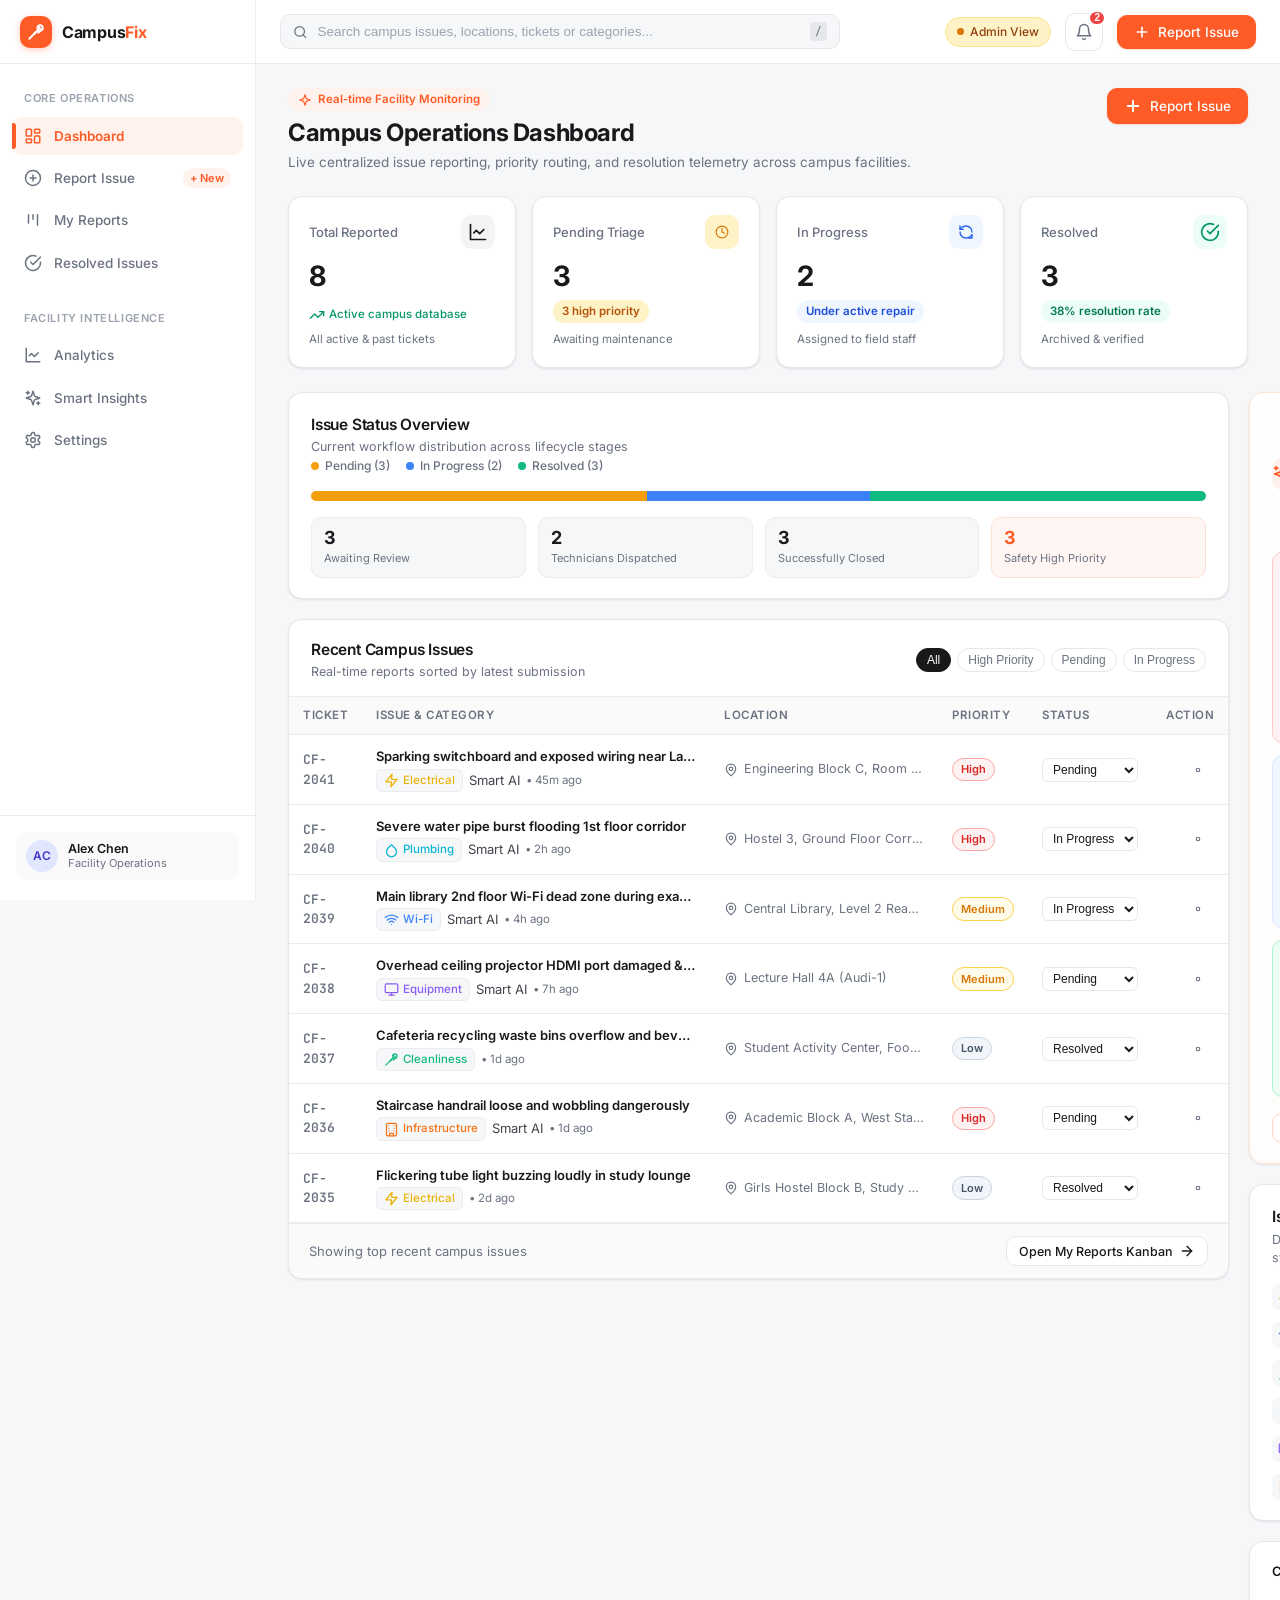
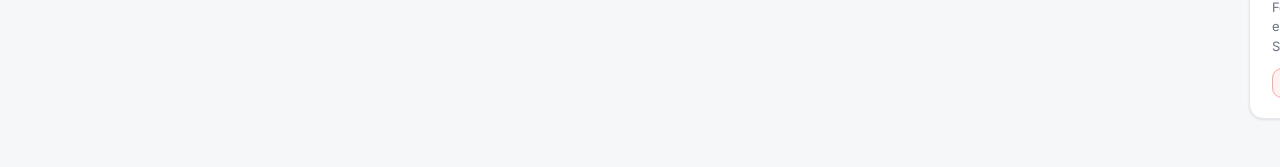
<file: index.html>
<!DOCTYPE html>
<html lang="en">
<head>
  <meta charset="UTF-8">
  <meta name="viewport" content="width=device-width, initial-scale=1.0">
  <title>CampusFix — Smart Campus Issue Reporting Platform</title>
  
  <!-- Modern Typography (Inter Font) -->
  <link rel="preconnect" href="https://fonts.googleapis.com">
  <link rel="preconnect" href="https://fonts.gstatic.com" crossorigin>
  <link href="https://fonts.googleapis.com/css2?family=Inter:wght@400;500;600;700&family=JetBrains+Mono:wght@500;700&display=swap" rel="stylesheet">
  
  <!-- Core & Component Stylesheets -->
  <link rel="stylesheet" href="css/styles.css">
  <link rel="stylesheet" href="css/dashboard.css">
  <link rel="stylesheet" href="css/kanban.css">
  <link rel="stylesheet" href="css/modal.css">

  <link rel="icon" href="data:image/svg+xml,<svg xmlns='http://www.w3.org/2000/svg' viewBox='0 0 24 24' fill='%23FF5B26'><circle cx='12' cy='12' r='10'/><path d='M12 8v8' stroke='white' stroke-width='2'/><path d='M8 12h8' stroke='white' stroke-width='2'/></svg>">
</head>
<body>
  <div class="app-container">
    <!-- Left Navigation Sidebar -->
    <aside class="app-sidebar" id="app-sidebar">
      <div class="sidebar-header">
        <a href="#/dashboard" class="brand-logo" aria-label="CampusFix Home">
          <div class="brand-icon-box">
            <svg xmlns="http://www.w3.org/2000/svg" width="18" height="18" viewBox="0 0 24 24" fill="none" stroke="currentColor" stroke-width="2.5" stroke-linecap="round" stroke-linejoin="round"><path d="m3 21 8-8"/><path d="m15 5 4 4"/><path d="m19 9-4 4"/><path d="m10 14 4-4"/><path d="m14 10-4 4"/><circle cx="17.5" cy="6.5" r="3.5"/></svg>
          </div>
          <div class="brand-text">Campus<span>Fix</span></div>
        </a>
      </div>

      <nav class="sidebar-nav">
        <div class="nav-section-title">Core Operations</div>
        
        <a href="#/dashboard" class="nav-link active" data-view="dashboard">
          <span class="nav-link-icon">
            <svg xmlns="http://www.w3.org/2000/svg" width="18" height="18" viewBox="0 0 24 24" fill="none" stroke="currentColor" stroke-width="2" stroke-linecap="round" stroke-linejoin="round"><rect width="7" height="9" x="3" y="3" rx="1"/><rect width="7" height="5" x="14" y="3" rx="1"/><rect width="7" height="9" x="14" y="12" rx="1"/><rect width="7" height="5" x="3" y="16" rx="1"/></svg>
          </span>
          <span>Dashboard</span>
        </a>

        <a href="#/report" class="nav-link" data-view="report">
          <span class="nav-link-icon">
            <svg xmlns="http://www.w3.org/2000/svg" width="18" height="18" viewBox="0 0 24 24" fill="none" stroke="currentColor" stroke-width="2" stroke-linecap="round" stroke-linejoin="round"><circle cx="12" cy="12" r="10"/><path d="M12 8v8"/><path d="M8 12h8"/></svg>
          </span>
          <span>Report Issue</span>
          <span class="nav-badge-pill" style="color: var(--primary-orange); background: var(--primary-orange-light);">+ New</span>
        </a>

        <a href="#/kanban" class="nav-link" data-view="kanban">
          <span class="nav-link-icon">
            <svg xmlns="http://www.w3.org/2000/svg" width="18" height="18" viewBox="0 0 24 24" fill="none" stroke="currentColor" stroke-width="2" stroke-linecap="round" stroke-linejoin="round"><path d="M6 5v11"/><path d="M12 5v6"/><path d="M18 5v14"/></svg>
          </span>
          <span>My Reports</span>
        </a>

        <a href="#/resolved" class="nav-link" data-view="resolved">
          <span class="nav-link-icon">
            <svg xmlns="http://www.w3.org/2000/svg" width="18" height="18" viewBox="0 0 24 24" fill="none" stroke="currentColor" stroke-width="2" stroke-linecap="round" stroke-linejoin="round"><path d="M22 11.08V12a10 10 0 1 1-5.93-9.14"/><path d="m9 11 3 3L22 4"/></svg>
          </span>
          <span>Resolved Issues</span>
        </a>

        <div class="nav-section-title" style="margin-top: 14px;">Facility Intelligence</div>

        <a href="#/analytics" class="nav-link" data-view="analytics">
          <span class="nav-link-icon">
            <svg xmlns="http://www.w3.org/2000/svg" width="18" height="18" viewBox="0 0 24 24" fill="none" stroke="currentColor" stroke-width="2" stroke-linecap="round" stroke-linejoin="round"><path d="M3 3v18h18"/><path d="m19 9-5 5-4-4-3 3"/></svg>
          </span>
          <span>Analytics</span>
        </a>

        <a href="#/insights" class="nav-link" data-view="insights">
          <span class="nav-link-icon">
            <svg xmlns="http://www.w3.org/2000/svg" width="18" height="18" viewBox="0 0 24 24" fill="none" stroke="currentColor" stroke-width="2" stroke-linecap="round" stroke-linejoin="round"><path d="m12 3-1.912 5.813a2 2 0 0 1-1.275 1.275L3 12l5.813 1.912a2 2 0 0 1 1.275 1.275L12 21l1.912-5.813a2 2 0 0 1 1.275-1.275L21 12l-5.813-1.912a2 2 0 0 1-1.275-1.275L12 3Z"/><path d="M5 3v4"/><path d="M19 17v4"/><path d="M3 5h4"/><path d="M17 19h4"/></svg>
          </span>
          <span>Smart Insights</span>
        </a>

        <a href="#/settings" class="nav-link" data-view="settings">
          <span class="nav-link-icon">
            <svg xmlns="http://www.w3.org/2000/svg" width="18" height="18" viewBox="0 0 24 24" fill="none" stroke="currentColor" stroke-width="2" stroke-linecap="round" stroke-linejoin="round"><path d="M12.22 2h-.44a2 2 0 0 0-2 2v.18a2 2 0 0 1-1 1.73l-.43.25a2 2 0 0 1-2 0l-.15-.08a2 2 0 0 0-2.73.73l-.22.38a2 2 0 0 0 .73 2.73l.15.1a2 2 0 0 1 1 1.72v.51a2 2 0 0 1-1 1.74l-.15.09a2 2 0 0 0-.73 2.73l.22.38a2 2 0 0 0 2.73.73l.15-.08a2 2 0 0 1 2 0l.43.25a2 2 0 0 1 1 1.73V20a2 2 0 0 0 2 2h.44a2 2 0 0 0 2-2v-.18a2 2 0 0 1 1-1.73l.43-.25a2 2 0 0 1 2 0l.15.08a2 2 0 0 0 2.73-.73l.22-.39a2 2 0 0 0-.73-2.73l-.15-.08a2 2 0 0 1-1-1.74v-.5a2 2 0 0 1 1-1.74l.15-.09a2 2 0 0 0 .73-2.73l-.22-.38a2 2 0 0 0-2.73-.73l-.15.08a2 2 0 0 1-2 0l-.43-.25a2 2 0 0 1-1-1.73V4a2 2 0 0 0-2-2z"/><circle cx="12" cy="12" r="3"/></svg>
          </span>
          <span>Settings</span>
        </a>
      </nav>

      <div class="sidebar-footer">
        <div class="sidebar-profile">
          <div class="profile-avatar">AC</div>
          <div class="profile-info">
            <div class="profile-name">Alex Chen</div>
            <div class="profile-role">Facility Operations</div>
          </div>
        </div>
      </div>
    </aside>

    <!-- Main Workspace Area -->
    <main class="app-main">
      <!-- Top Navigation & Search Bar -->
      <header class="app-topbar">
        <div class="topbar-left">
          <button class="mobile-toggle" id="mobile-menu-toggle" aria-label="Toggle navigation menu">
            <svg xmlns="http://www.w3.org/2000/svg" width="22" height="22" viewBox="0 0 24 24" fill="none" stroke="currentColor" stroke-width="2" stroke-linecap="round" stroke-linejoin="round"><line x1="4" x2="20" y1="12" y2="12"/><line x1="4" x2="20" y1="6" y2="6"/><line x1="4" x2="20" y1="18" y2="18"/></svg>
          </button>

          <!-- Search Box -->
          <div class="global-search-container">
            <div class="global-search-box">
              <svg xmlns="http://www.w3.org/2000/svg" width="16" height="16" viewBox="0 0 24 24" fill="none" stroke="currentColor" stroke-width="2" stroke-linecap="round" stroke-linejoin="round" style="color: var(--text-muted);"><circle cx="11" cy="11" r="8"/><path d="m21 21-4.3-4.3"/></svg>
              <input type="text" id="global-search-input" placeholder="Search campus issues, locations, tickets or categories..." autocomplete="off">
              <span class="search-shortcut">/</span>
            </div>
            <div class="search-results-dropdown" id="global-search-results"></div>
          </div>
        </div>

        <div class="topbar-right">
          <!-- Role Switcher Pill -->
          <div class="topbar-role-badge role-admin" id="topbar-role-badge" title="Click to toggle between Admin and Student role">
            <span class="badge-dot admin"></span>
            <span>Admin View</span>
          </div>

          <!-- Notification Bell -->
          <button class="btn-notif" id="notif-btn" aria-label="Notifications" title="Active campus notifications">
            <svg xmlns="http://www.w3.org/2000/svg" width="18" height="18" viewBox="0 0 24 24" fill="none" stroke="currentColor" stroke-width="2" stroke-linecap="round" stroke-linejoin="round"><path d="M6 8a6 6 0 0 1 12 0c0 7 3 9 3 9H3s3-2 3-9"/><path d="M10.3 21a1.94 1.94 0 0 0 3.4 0"/></svg>
            <span class="notif-badge" id="notif-badge-count">3</span>
          </button>

          <!-- Prominent + Report Issue Button -->
          <button class="btn btn-primary" id="topbar-report-btn">
            <svg xmlns="http://www.w3.org/2000/svg" width="16" height="16" viewBox="0 0 24 24" fill="none" stroke="currentColor" stroke-width="2.5" stroke-linecap="round" stroke-linejoin="round"><path d="M5 12h14"/><path d="M12 5v14"/></svg>
            <span>Report Issue</span>
          </button>
        </div>
      </header>

      <!-- Dynamic View Container -->
      <section class="view-wrapper" id="view-container">
        <!-- Rendered dynamically by app.js -->
      </section>
    </main>
  </div>

  <!-- Main ES Module Script -->
  <script type="module" src="js/app.js"></script>
</body>
</html>
</file>
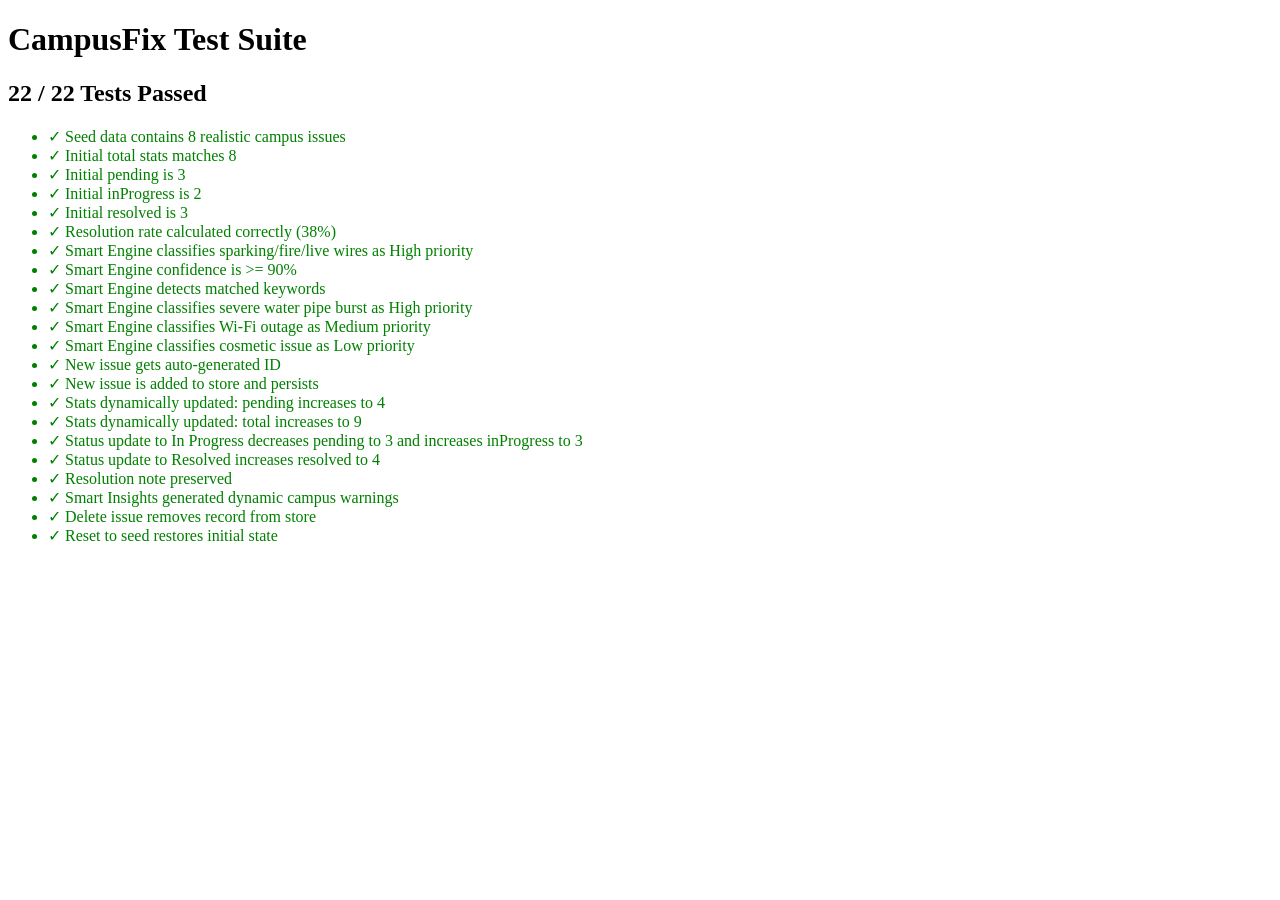
<file: tests.html>
<!DOCTYPE html>
<html lang="en">
<head>
  <meta charset="UTF-8">
  <title>CampusFix Automated Test Suite</title>
</head>
<body>
  <h1>CampusFix Test Suite</h1>
  <div id="results"></div>

  <script type="module">
    import { store, SEED_ISSUES, CATEGORIES, PRIORITIES } from './js/store.js';
    import { analyzePriority, generateSmartInsights } from './js/smart-engine.js';

    const results = [];
    function assert(name, condition) {
      if (condition) {
        results.push({ name, passed: true });
        console.log(`[PASS] ${name}`);
      } else {
        results.push({ name, passed: false });
        console.error(`[FAIL] ${name}`);
      }
    }

    try {
      // 1. Initial Seed Data
      store.resetToSeed();
      const initialIssues = store.getIssues();
      assert('Seed data contains 8 realistic campus issues', initialIssues.length === 8);
      
      const stats = store.getStats();
      assert('Initial total stats matches 8', stats.total === 8);
      assert('Initial pending is 3', stats.pending === 3);
      assert('Initial inProgress is 2', stats.inProgress === 2);
      assert('Initial resolved is 3', stats.resolved === 3);
      assert('Resolution rate calculated correctly (38%)', stats.resolutionRate === 38);

      // 2. Smart Priority Recommendation Engine
      const highTest = analyzePriority(
        'Dangerous sparking and fire hazard in main server rack',
        'Exposed live wires are sparking and burning smell is intense'
      );
      assert('Smart Engine classifies sparking/fire/live wires as High priority', highTest.priority === 'High');
      assert('Smart Engine confidence is >= 90%', highTest.confidence >= 90);
      assert('Smart Engine detects matched keywords', highTest.matches.length >= 2);

      const floodTest = analyzePriority(
        'Severe water pipe burst flooding corridor',
        'Water gushing from pipe connector causing flood'
      );
      assert('Smart Engine classifies severe water pipe burst as High priority', floodTest.priority === 'High');

      const wifiTest = analyzePriority(
        'Wi-Fi disconnected in central library',
        'Students unable to access internet or library portal'
      );
      assert('Smart Engine classifies Wi-Fi outage as Medium priority', wifiTest.priority === 'Medium');

      const cosmeticTest = analyzePriority(
        'Whiteboard marker dry and table scratched',
        'Minor cosmetic wear on classroom table'
      );
      assert('Smart Engine classifies cosmetic issue as Low priority', cosmeticTest.priority === 'Low');

      // 3. Issue Submission & Persistence
      const newIssue = store.addIssue({
        title: 'Chemical fumes leak in chemistry lab ventilation',
        description: 'Strong chemical smell and toxic fumes leaking from fume hood #2',
        location: 'Science Block B, Room 108',
        category: 'Infrastructure',
        priority: 'High',
        reporterName: 'Test Student'
      });
      assert('New issue gets auto-generated ID', newIssue.id.startsWith('CF-'));
      assert('New issue is added to store and persists', store.getIssues().length === 9);

      const statsAfterAdd = store.getStats();
      assert('Stats dynamically updated: pending increases to 4', statsAfterAdd.pending === 4);
      assert('Stats dynamically updated: total increases to 9', statsAfterAdd.total === 9);

      // 4. Status Transitions
      store.updateIssueStatus(newIssue.id, 'In Progress');
      const statsProgress = store.getStats();
      assert('Status update to In Progress decreases pending to 3 and increases inProgress to 3', statsProgress.pending === 3 && statsProgress.inProgress === 3);

      store.updateIssueStatus(newIssue.id, 'Resolved', 'Fume hood motor replaced and air quality verified.');
      const statsResolved = store.getStats();
      assert('Status update to Resolved increases resolved to 4', statsResolved.resolved === 4);
      const updatedIssue = store.getIssueById(newIssue.id);
      assert('Resolution note preserved', updatedIssue.resolutionNote.includes('air quality verified'));

      // 5. Smart Insights generation
      const insights = generateSmartInsights(store.getIssues());
      assert('Smart Insights generated dynamic campus warnings', insights.length >= 2);

      // 6. Delete Issue
      store.deleteIssue(newIssue.id);
      assert('Delete issue removes record from store', store.getIssues().length === 8);

      // 7. Reset to seed
      store.resetToSeed();
      assert('Reset to seed restores initial state', store.getIssues().length === 8);

      document.getElementById('results').innerHTML = `
        <h2>${results.filter(r => r.passed).length} / ${results.length} Tests Passed</h2>
        <ul>
          ${results.map(r => `<li style="color: ${r.passed ? 'green' : 'red'};">${r.passed ? '✓' : '✗'} ${r.name}</li>`).join('')}
        </ul>
      `;
      window.__ALL_TESTS_PASSED__ = results.every(r => r.passed);
    } catch (err) {
      console.error(err);
      document.getElementById('results').innerHTML = `<h2 style="color: red;">Error: ${err.message}</h2>`;
      window.__ALL_TESTS_PASSED__ = false;
    }
  </script>
</body>
</html>
</file>
<file: css/styles.css>
/* css/styles.css - Design System, Layout, and Core Components */

:root {
  /* Brand Accents */
  --primary-orange: #FF5B26;
  --primary-orange-hover: #E44816;
  --primary-orange-light: #FFF2EC;
  --primary-orange-border: #FFD4C4;

  /* Neutrals */
  --bg-page: #F6F7F9;
  --bg-card: #FFFFFF;
  --bg-card-subtle: #FAFAFB;
  --bg-sidebar: #FFFFFF;
  --border-subtle: #EBECEF;
  --border-card: #E5E7EB;
  --border-focus: #FF5B26;

  /* Typography Colors */
  --text-charcoal: #18191B;
  --text-body: #40444C;
  --text-muted: #6B7280;
  --text-subtle: #9CA3AF;

  /* Status Colors */
  --status-pending-bg: #FEF3C7;
  --status-pending-text: #B45309;
  --status-pending-dot: #F59E0B;

  --status-progress-bg: #EFF6FF;
  --status-progress-text: #1D4ED8;
  --status-progress-dot: #3B82F6;

  --status-resolved-bg: #ECFDF5;
  --status-resolved-text: #047857;
  --status-resolved-dot: #10B981;

  /* Priority Colors */
  --priority-high-bg: #FEF2F2;
  --priority-high-text: #DC2626;
  --priority-high-border: #FCA5A5;

  --priority-med-bg: #FFFBEB;
  --priority-med-text: #D97706;
  --priority-med-border: #FCD34D;

  --priority-low-bg: #F1F5F9;
  --priority-low-text: #475569;
  --priority-low-border: #CBD5E1;

  /* Shadows & Radius */
  --radius-sm: 6px;
  --radius-md: 10px;
  --radius-lg: 14px;
  --radius-xl: 18px;
  --radius-pill: 9999px;

  --shadow-xs: 0 1px 2px rgba(16, 24, 40, 0.04);
  --shadow-sm: 0 1px 3px rgba(16, 24, 40, 0.06), 0 1px 2px rgba(16, 24, 40, 0.04);
  --shadow-md: 0 4px 12px -2px rgba(16, 24, 40, 0.06), 0 2px 6px -2px rgba(16, 24, 40, 0.04);
  --shadow-lg: 0 12px 24px -4px rgba(16, 24, 40, 0.08), 0 4px 8px -2px rgba(16, 24, 40, 0.04);

  --font-sans: 'Inter', -apple-system, BlinkMacSystemFont, 'Segoe UI', Roboto, sans-serif;
  --font-mono: 'JetBrains Mono', 'SF Mono', Consolas, monospace;

  --sidebar-width: 256px;
  --topbar-height: 64px;
  --transition-fast: 0.15s ease;
  --transition-normal: 0.22s cubic-bezier(0.16, 1, 0.3, 1);
}

/* Base Reset */
*, *::before, *::after {
  box-sizing: border-box;
  margin: 0;
  padding: 0;
}

html, body {
  height: 100%;
  font-family: var(--font-sans);
  background-color: var(--bg-page);
  color: var(--text-body);
  font-size: 14px;
  line-height: 1.5;
  -webkit-font-smoothing: antialiased;
  -moz-osx-font-smoothing: grayscale;
}

/* App Layout */
.app-container {
  display: block;
  min-height: 100vh;
  width: 100%;
  overflow-x: hidden;
}

/* Left Sidebar */
.app-sidebar {
  width: var(--sidebar-width);
  background-color: var(--bg-sidebar);
  border-right: 1px solid var(--border-subtle);
  display: flex;
  flex-direction: column;
  position: fixed;
  top: 0;
  bottom: 0;
  left: 0;
  z-index: 100;
  transition: transform var(--transition-normal);
}

.sidebar-header {
  height: var(--topbar-height);
  padding: 0 20px;
  display: flex;
  align-items: center;
  border-bottom: 1px solid var(--border-subtle);
}

.brand-logo {
  display: flex;
  align-items: center;
  gap: 10px;
  text-decoration: none;
}

.brand-icon-box {
  width: 32px;
  height: 32px;
  background-color: var(--primary-orange);
  color: #FFFFFF;
  border-radius: var(--radius-md);
  display: flex;
  align-items: center;
  justify-content: center;
  box-shadow: 0 2px 6px rgba(255, 91, 38, 0.3);
}

.brand-text {
  font-size: 16px;
  font-weight: 700;
  color: var(--text-charcoal);
  letter-spacing: -0.3px;
}

.brand-text span {
  color: var(--primary-orange);
}

.sidebar-nav {
  padding: 16px 12px;
  flex: 1;
  overflow-y: auto;
  display: flex;
  flex-direction: column;
  gap: 4px;
}

.nav-section-title {
  font-size: 11px;
  font-weight: 600;
  text-transform: uppercase;
  letter-spacing: 0.6px;
  color: var(--text-subtle);
  padding: 10px 12px 6px;
}

.nav-link {
  display: flex;
  align-items: center;
  gap: 12px;
  padding: 9px 12px;
  border-radius: var(--radius-md);
  color: var(--text-muted);
  text-decoration: none;
  font-weight: 500;
  font-size: 13.5px;
  transition: all var(--transition-fast);
  position: relative;
}

.nav-link:hover {
  background-color: var(--bg-card-subtle);
  color: var(--text-charcoal);
}

.nav-link.active {
  background-color: var(--primary-orange-light);
  color: var(--primary-orange);
  font-weight: 600;
}

.nav-link.active::before {
  content: '';
  position: absolute;
  left: 0;
  top: 6px;
  bottom: 6px;
  width: 3.5px;
  background-color: var(--primary-orange);
  border-radius: 0 3px 3px 0;
}

.nav-link-icon {
  display: flex;
  align-items: center;
  justify-content: center;
}

.nav-badge-pill {
  margin-left: auto;
  font-size: 11px;
  padding: 2px 7px;
  border-radius: var(--radius-pill);
  background: var(--border-subtle);
  color: var(--text-muted);
  font-weight: 600;
}

.sidebar-footer {
  padding: 16px 16px 20px;
  border-top: 1px solid var(--border-subtle);
}

.sidebar-profile {
  display: flex;
  align-items: center;
  gap: 10px;
  padding: 8px 10px;
  border-radius: var(--radius-md);
  background: var(--bg-card-subtle);
}

.profile-avatar {
  width: 32px;
  height: 32px;
  border-radius: var(--radius-pill);
  background: #E0E7FF;
  color: #4338CA;
  display: flex;
  align-items: center;
  justify-content: center;
  font-weight: 600;
  font-size: 12px;
}

.profile-info {
  line-height: 1.25;
}

.profile-name {
  font-size: 12.5px;
  font-weight: 600;
  color: var(--text-charcoal);
}

.profile-role {
  font-size: 11px;
  color: var(--text-muted);
}

/* Main Content Area */
.app-main {
  margin-left: var(--sidebar-width);
  display: flex;
  flex-direction: column;
  min-height: 100vh;
  min-width: 0;
  max-width: calc(100% - var(--sidebar-width));
}

/* Topbar */
.app-topbar {
  height: var(--topbar-height);
  background-color: #FFFFFF;
  border-bottom: 1px solid var(--border-subtle);
  display: flex;
  align-items: center;
  justify-content: space-between;
  padding: 0 24px;
  position: sticky;
  top: 0;
  z-index: 90;
  width: 100%;
}

.topbar-left {
  display: flex;
  align-items: center;
  gap: 16px;
  flex: 1;
  max-width: 560px;
}

.mobile-toggle {
  display: none;
  background: none;
  border: none;
  color: var(--text-charcoal);
  cursor: pointer;
  padding: 4px;
}

/* Global Search Bar */
.global-search-container {
  position: relative;
  width: 100%;
}

.global-search-box {
  display: flex;
  align-items: center;
  gap: 10px;
  background-color: var(--bg-page);
  border: 1px solid var(--border-card);
  border-radius: var(--radius-md);
  padding: 7px 12px;
  width: 100%;
  transition: all var(--transition-fast);
}

.global-search-box:focus-within {
  background-color: #FFFFFF;
  border-color: var(--primary-orange);
  box-shadow: 0 0 0 3px rgba(255, 91, 38, 0.12);
}

.global-search-box input {
  border: none;
  background: none;
  outline: none;
  width: 100%;
  font-size: 13.5px;
  color: var(--text-charcoal);
}

.global-search-box input::placeholder {
  color: var(--text-subtle);
}

.search-shortcut {
  font-size: 11px;
  font-family: var(--font-mono);
  background: #E5E7EB;
  color: var(--text-muted);
  padding: 1px 5px;
  border-radius: 4px;
}

/* General Search Box in Views */
.search-box {
  display: flex;
  align-items: center;
  gap: 8px;
  background: var(--bg-page);
  border: 1px solid var(--border-card);
  border-radius: var(--radius-md);
  padding: 6px 12px;
  min-width: 280px;
  flex: 1;
  max-width: 440px;
  transition: all var(--transition-fast);
}

.search-box:focus-within {
  background: #FFFFFF;
  border-color: var(--primary-orange);
  box-shadow: 0 0 0 3px rgba(255, 91, 38, 0.12);
}

.search-box input {
  border: none;
  background: transparent;
  outline: none;
  width: 100%;
  font-size: 13px;
  color: var(--text-charcoal);
}

.search-icon {
  display: flex;
  align-items: center;
  color: var(--text-muted);
}

/* Search Dropdown Results */
.search-results-dropdown {
  position: absolute;
  top: calc(100% + 6px);
  left: 0;
  right: 0;
  background: #FFFFFF;
  border: 1px solid var(--border-card);
  border-radius: var(--radius-md);
  box-shadow: var(--shadow-lg);
  max-height: 380px;
  overflow-y: auto;
  z-index: 200;
  display: none;
}

.search-result-item {
  padding: 10px 14px;
  border-bottom: 1px solid var(--border-subtle);
  cursor: pointer;
  transition: background var(--transition-fast);
}

.search-result-item:last-child {
  border-bottom: none;
}

.search-result-item:hover {
  background-color: var(--bg-card-subtle);
}

.search-result-title {
  font-size: 13.5px;
  font-weight: 500;
  color: var(--text-charcoal);
  margin: 3px 0 2px;
}

.search-no-results {
  padding: 18px;
  text-align: center;
}

/* Topbar Right Actions */
.topbar-right {
  display: flex;
  align-items: center;
  gap: 14px;
}

.topbar-role-badge {
  display: flex;
  align-items: center;
  gap: 6px;
  padding: 5px 11px;
  border-radius: var(--radius-pill);
  font-size: 12px;
  font-weight: 500;
  cursor: pointer;
  user-select: none;
  transition: all var(--transition-fast);
}

.role-admin {
  background: #FEF3C7;
  color: #92400E;
  border: 1px solid #FDE68A;
}

.role-student {
  background: #EFF6FF;
  color: #1E40AF;
  border: 1px solid #DBEAFE;
}

.badge-dot {
  width: 7px;
  height: 7px;
  border-radius: 50%;
}

.badge-dot.admin { background: #D97706; }
.badge-dot.student { background: #3B82F6; }

.btn-notif {
  position: relative;
  background: none;
  border: 1px solid var(--border-card);
  border-radius: var(--radius-md);
  width: 38px;
  height: 38px;
  display: flex;
  align-items: center;
  justify-content: center;
  color: var(--text-muted);
  cursor: pointer;
  transition: all var(--transition-fast);
}

.btn-notif:hover {
  background: var(--bg-card-subtle);
  color: var(--text-charcoal);
}

.notif-badge {
  position: absolute;
  top: -4px;
  right: -4px;
  background: #EF4444;
  color: #FFFFFF;
  font-size: 10px;
  font-weight: 700;
  min-width: 16px;
  height: 16px;
  border-radius: var(--radius-pill);
  display: inline-flex;
  align-items: center;
  justify-content: center;
  padding: 0 4px;
  border: 2px solid #FFFFFF;
}

/* Main Container View Area */
.view-wrapper {
  padding: 24px 32px 48px;
  flex: 1;
}

/* View Header */
.view-header {
  display: flex;
  align-items: flex-start;
  justify-content: space-between;
  margin-bottom: 24px;
  gap: 16px;
}

.view-badge {
  display: inline-flex;
  align-items: center;
  gap: 6px;
  padding: 3px 10px;
  border-radius: var(--radius-pill);
  background: var(--primary-orange-light);
  color: var(--primary-orange);
  font-size: 11.5px;
  font-weight: 600;
  margin-bottom: 8px;
}

.view-title {
  font-size: 24px;
  font-weight: 700;
  color: var(--text-charcoal);
  letter-spacing: -0.4px;
  line-height: 1.2;
}

.view-subtitle {
  font-size: 13.5px;
  color: var(--text-muted);
  margin-top: 4px;
  max-width: 650px;
}

.view-header-actions {
  display: flex;
  align-items: center;
  gap: 10px;
}

/* Standard White Cards */
.card {
  background-color: var(--bg-card);
  border: 1px solid var(--border-card);
  border-radius: var(--radius-lg);
  padding: 20px 22px;
  box-shadow: var(--shadow-sm);
  transition: border-color var(--transition-fast), box-shadow var(--transition-fast);
}

.card:hover {
  border-color: #D1D5DB;
}

.card-header {
  margin-bottom: 16px;
}

.card-title {
  font-size: 15.5px;
  font-weight: 600;
  color: var(--text-charcoal);
  letter-spacing: -0.2px;
}

.card-subtitle {
  font-size: 12.5px;
  color: var(--text-muted);
  margin-top: 2px;
}

/* Common Buttons */
.btn {
  display: inline-flex;
  align-items: center;
  justify-content: center;
  gap: 8px;
  font-family: var(--font-sans);
  font-size: 13.5px;
  font-weight: 500;
  padding: 8px 16px;
  border-radius: var(--radius-md);
  border: 1px solid transparent;
  cursor: pointer;
  transition: all var(--transition-fast);
  white-space: nowrap;
}

.btn-sm {
  padding: 6px 12px;
  font-size: 12.5px;
  gap: 6px;
}

.btn-xs {
  padding: 4px 8px;
  font-size: 11.5px;
  gap: 4px;
}

.btn-lg {
  padding: 11px 22px;
  font-size: 14.5px;
  font-weight: 600;
}

.btn-primary {
  background-color: var(--primary-orange);
  color: #FFFFFF;
  border-color: var(--primary-orange);
  box-shadow: 0 1px 2px rgba(255, 91, 38, 0.2);
}

.btn-primary:hover {
  background-color: var(--primary-orange-hover);
  border-color: var(--primary-orange-hover);
}

.btn-secondary {
  background-color: #FFFFFF;
  color: var(--text-charcoal);
  border-color: var(--border-card);
}

.btn-secondary:hover {
  background-color: var(--bg-card-subtle);
  border-color: #D1D5DB;
}

.btn-outline {
  background: transparent;
  color: var(--primary-orange);
  border-color: var(--primary-orange-border);
}

.btn-outline:hover {
  background: var(--primary-orange-light);
}

.btn-danger-soft {
  background-color: var(--priority-high-bg);
  color: var(--priority-high-text);
  border-color: var(--priority-high-border);
}

.btn-danger-soft:hover {
  background-color: #FEE2E2;
}

.btn-block {
  width: 100%;
}

.btn-icon {
  background: transparent;
  border: 1px solid transparent;
  color: var(--text-muted);
  width: 32px;
  height: 32px;
  border-radius: var(--radius-sm);
  display: inline-flex;
  align-items: center;
  justify-content: center;
  cursor: pointer;
  transition: all var(--transition-fast);
}

.btn-icon:hover {
  background: var(--bg-card-subtle);
  border-color: var(--border-subtle);
  color: var(--text-charcoal);
}

/* Status Badges */
.badge-status-pill {
  display: inline-flex;
  align-items: center;
  gap: 5px;
  font-size: 11.5px;
  font-weight: 600;
  padding: 3px 9px;
  border-radius: var(--radius-pill);
}

.badge-status-pill.pending {
  background-color: var(--status-pending-bg);
  color: var(--status-pending-text);
}

.badge-status-pill.in-progress {
  background-color: var(--status-progress-bg);
  color: var(--status-progress-text);
}

.badge-status-pill.resolved {
  background-color: var(--status-resolved-bg);
  color: var(--status-resolved-text);
}

/* Priority Badges */
.priority-badge {
  display: inline-flex;
  align-items: center;
  font-size: 11px;
  font-weight: 600;
  padding: 2.5px 8px;
  border-radius: var(--radius-pill);
}

.priority-high {
  background-color: var(--priority-high-bg);
  color: var(--priority-high-text);
  border: 1px solid var(--priority-high-border);
}

.priority-medium {
  background-color: var(--priority-med-bg);
  color: var(--priority-med-text);
  border: 1px solid var(--priority-med-border);
}

.priority-low {
  background-color: var(--priority-low-bg);
  color: var(--priority-low-text);
  border: 1px solid var(--priority-low-border);
}

/* Category Pill */
.cat-pill-tiny {
  display: inline-flex;
  align-items: center;
  gap: 4px;
  font-size: 11.5px;
  font-weight: 500;
  color: var(--text-charcoal);
  background: var(--bg-page);
  padding: 2px 7px;
  border-radius: var(--radius-sm);
  border: 1px solid var(--border-subtle);
}

/* Category Color Highlights */
.cat-electrical { color: #EAB308; }
.cat-wifi { color: #3B82F6; }
.cat-cleanliness { color: #10B981; }
.cat-plumbing { color: #06B6D4; }
.cat-equipment { color: #8B5CF6; }
.cat-infrastructure { color: #F97316; }

/* Responsive Data Tables */
.table-responsive {
  overflow-x: auto;
  width: 100%;
}

.data-table {
  width: 100%;
  border-collapse: collapse;
  text-align: left;
}

.data-table th {
  font-size: 11.5px;
  font-weight: 600;
  text-transform: uppercase;
  letter-spacing: 0.5px;
  color: var(--text-muted);
  padding: 10px 14px;
  border-bottom: 1px solid var(--border-subtle);
  background-color: var(--bg-card-subtle);
}

.data-table td {
  padding: 12px 14px;
  border-bottom: 1px solid var(--border-subtle);
  font-size: 13px;
  vertical-align: middle;
}

.issue-table-row {
  cursor: pointer;
  transition: background var(--transition-fast);
}

.issue-table-row:hover {
  background-color: #FAFAFC;
}

.issue-title-cell {
  display: flex;
  flex-direction: column;
  gap: 2px;
}

.issue-table-title {
  font-weight: 600;
  color: var(--text-charcoal);
  max-width: 320px;
  white-space: nowrap;
  overflow: hidden;
  text-overflow: ellipsis;
}

.issue-subinfo {
  display: flex;
  align-items: center;
  gap: 6px;
}

.location-cell {
  display: flex;
  align-items: center;
  gap: 6px;
  color: var(--text-muted);
  font-size: 12.5px;
}

.location-text {
  max-width: 180px;
  white-space: nowrap;
  overflow: hidden;
  text-overflow: ellipsis;
}

.status-select-inline {
  font-size: 12px;
  font-weight: 500;
  padding: 3px 6px;
  border-radius: var(--radius-sm);
  border: 1px solid var(--border-card);
  background-color: #FFFFFF;
  color: var(--text-charcoal);
  cursor: pointer;
  outline: none;
}

.status-select-inline:focus {
  border-color: var(--primary-orange);
}

/* Utilities */
.flex-align { display: flex; align-items: center; }
.flex-between { display: flex; align-items: center; justify-content: space-between; }
.flex-wrap { flex-wrap: wrap; }
.gap-4 { gap: 4px; }
.gap-6 { gap: 6px; }
.gap-8 { gap: 8px; }
.gap-10 { gap: 10px; }
.gap-12 { gap: 12px; }
.gap-16 { gap: 16px; }

.text-sm { font-size: 13px; }
.text-xs { font-size: 11.5px; }
.text-muted { color: var(--text-muted); }
.text-charcoal { color: var(--text-charcoal); }
.text-orange { color: var(--primary-orange); }
.text-green { color: #10B981; }
.text-amber { color: #F59E0B; }
.text-danger { color: #EF4444; }
.font-semibold { font-weight: 600; }
.font-bold { font-weight: 700; }
.font-mono { font-family: var(--font-mono); }
.text-center { text-align: center; }
.py-16 { padding-top: 16px; padding-bottom: 16px; }
.py-24 { padding-top: 24px; padding-bottom: 24px; }
.mt-4 { margin-top: 4px; }
.mt-6 { margin-top: 6px; }
.mt-12 { margin-top: 12px; }
.mt-24 { margin-top: 24px; }
.mb-0 { margin-bottom: 0; }
.mb-12 { margin-bottom: 12px; }

/* Responsive Breakpoints */
@media (max-width: 1024px) {
  .app-sidebar {
    transform: translateX(-100%);
  }
  .app-sidebar.open {
    transform: translateX(0);
    box-shadow: 4px 0 24px rgba(0, 0, 0, 0.15);
  }
  .app-main {
    margin-left: 0;
  }
  .mobile-toggle {
    display: inline-flex;
  }
  .view-wrapper {
    padding: 20px 16px 40px;
  }
}
</file>
<file: css/dashboard.css>
/* css/dashboard.css - Dashboard Layout, KPI Cards, Overview Bar, Category List & Insights */

/* KPI Summary 4-Column Grid */
.stats-grid {
  display: grid;
  grid-template-columns: repeat(4, 1fr);
  gap: 16px;
  margin-bottom: 24px;
}

.stat-card {
  background-color: var(--bg-card);
  border: 1px solid var(--border-card);
  border-radius: var(--radius-lg);
  padding: 18px 20px;
  box-shadow: var(--shadow-sm);
  display: flex;
  flex-direction: column;
  transition: transform var(--transition-fast), box-shadow var(--transition-fast);
}

.stat-card:hover {
  transform: translateY(-2px);
  box-shadow: var(--shadow-md);
}

.stat-header {
  display: flex;
  align-items: center;
  justify-content: space-between;
  margin-bottom: 12px;
}

.stat-label {
  font-size: 13px;
  font-weight: 500;
  color: var(--text-muted);
}

.stat-icon-wrapper {
  width: 34px;
  height: 34px;
  border-radius: var(--radius-md);
  display: flex;
  align-items: center;
  justify-content: center;
}

.stat-icon-wrapper.total { background: #F3F4F6; color: var(--text-charcoal); }
.stat-icon-wrapper.pending { background: #FEF3C7; color: #D97706; }
.stat-icon-wrapper.progress { background: #EFF6FF; color: #2563EB; }
.stat-icon-wrapper.resolved { background: #ECFDF5; color: #059669; }
.stat-icon-wrapper.urgent { background: #FEF2F2; color: #DC2626; }

.stat-value {
  font-size: 28px;
  font-weight: 700;
  color: var(--text-charcoal);
  letter-spacing: -0.6px;
  line-height: 1.1;
  margin-bottom: 8px;
}

.stat-meta {
  display: flex;
  align-items: center;
  gap: 8px;
  margin-top: auto;
  flex-wrap: wrap;
}

.badge-trend {
  font-size: 11.5px;
  font-weight: 500;
  display: inline-flex;
  align-items: center;
  gap: 4px;
}

.badge-trend.positive { color: #059669; }

.stat-subtext {
  font-size: 11.5px;
  color: var(--text-muted);
}

/* Dashboard Main Grid (2 columns: 1.8fr left, 1fr right) */
.dashboard-grid {
  display: grid;
  grid-template-columns: 1.75fr 1fr;
  gap: 20px;
}

.dashboard-main-col {
  display: flex;
  flex-direction: column;
  gap: 20px;
}

.dashboard-side-col {
  display: flex;
  flex-direction: column;
  gap: 20px;
}

/* Status Overview Card */
.status-overview-card {
  padding: 20px 22px;
}

.status-legend {
  display: flex;
  align-items: center;
  gap: 16px;
  font-size: 12px;
  font-weight: 500;
  color: var(--text-muted);
}

.legend-item {
  display: flex;
  align-items: center;
  gap: 6px;
}

.legend-dot {
  width: 8px;
  height: 8px;
  border-radius: 50%;
}

.legend-dot.pending { background-color: var(--status-pending-dot); }
.legend-dot.in-progress { background-color: var(--status-progress-dot); }
.legend-dot.resolved { background-color: var(--status-resolved-dot); }

.progress-stacked-bar {
  height: 10px;
  background-color: #F1F2F4;
  border-radius: var(--radius-pill);
  display: flex;
  overflow: hidden;
  margin: 14px 0 16px;
}

.bar-segment {
  height: 100%;
  transition: width 0.4s ease;
}

.bar-segment.pending { background-color: #F59E0B; }
.bar-segment.in-progress { background-color: #3B82F6; }
.bar-segment.resolved { background-color: #10B981; }

.status-metrics-row {
  display: grid;
  grid-template-columns: repeat(4, 1fr);
  gap: 12px;
}

.metric-pill {
  background: var(--bg-page);
  border: 1px solid var(--border-subtle);
  border-radius: var(--radius-md);
  padding: 10px 12px;
  display: flex;
  flex-direction: column;
}

.metric-pill.highlight {
  background: #FFF5F2;
  border-color: #FFE0D4;
}

.metric-num {
  font-size: 18px;
  font-weight: 700;
  color: var(--text-charcoal);
  line-height: 1.1;
}

.metric-pill.highlight .metric-num {
  color: var(--primary-orange);
}

.metric-txt {
  font-size: 11px;
  color: var(--text-muted);
  margin-top: 3px;
}

/* Recent Issues Card & Table Filters */
.recent-issues-card {
  padding: 0;
  overflow: hidden;
}

.recent-issues-card .card-header {
  padding: 18px 22px 14px;
  margin-bottom: 0;
  border-bottom: 1px solid var(--border-subtle);
}

.table-filters {
  display: flex;
  align-items: center;
  gap: 6px;
}

.filter-chip {
  background: transparent;
  border: 1px solid var(--border-card);
  border-radius: var(--radius-pill);
  padding: 4px 10px;
  font-size: 12px;
  font-weight: 500;
  color: var(--text-muted);
  cursor: pointer;
  transition: all var(--transition-fast);
}

.filter-chip:hover {
  background: var(--bg-page);
  color: var(--text-charcoal);
}

.filter-chip.active {
  background: var(--text-charcoal);
  border-color: var(--text-charcoal);
  color: #FFFFFF;
}

.recent-issues-card .card-footer {
  padding: 12px 20px;
  background: var(--bg-card-subtle);
  border-top: 1px solid var(--border-subtle);
}

/* Smart Insights Panel */
.smart-insights-card {
  background: linear-gradient(180deg, #FFFFFF 0%, #FFFDFB 100%);
  border: 1px solid #FFE4D6;
}

.smart-badge-icon {
  width: 32px;
  height: 32px;
  background: var(--primary-orange-light);
  color: var(--primary-orange);
  border-radius: var(--radius-md);
  display: flex;
  align-items: center;
  justify-content: center;
}

.smart-pill-live {
  font-size: 10px;
  font-weight: 700;
  background: #FFF0EB;
  color: var(--primary-orange);
  border: 1px solid #FFD4C4;
  padding: 2px 7px;
  border-radius: var(--radius-pill);
  letter-spacing: 0.5px;
}

.insights-list {
  display: flex;
  flex-direction: column;
  gap: 12px;
  margin-bottom: 16px;
}

.insight-item {
  border-radius: var(--radius-md);
  padding: 12px 14px;
  border: 1px solid var(--border-subtle);
  background: #FFFFFF;
  transition: border-color var(--transition-fast);
}

.insight-item.insight-urgent {
  background: #FEF2F2;
  border-color: #FECACA;
}

.insight-item.insight-warning {
  background: #FFFBEB;
  border-color: #FDE68A;
}

.insight-item.insight-trend {
  background: #EFF6FF;
  border-color: #DBEAFE;
}

.insight-item.insight-success {
  background: #ECFDF5;
  border-color: #A7F3D0;
}

.insight-top {
  display: flex;
  align-items: center;
  justify-content: space-between;
  margin-bottom: 6px;
}

.insight-badge {
  font-size: 10.5px;
  font-weight: 700;
  text-transform: uppercase;
  letter-spacing: 0.4px;
}

.insight-badge.urgent { color: #DC2626; }
.insight-badge.warning { color: #D97706; }
.insight-badge.trend { color: #2563EB; }
.insight-badge.success { color: #059669; }

.insight-title {
  font-size: 13px;
  font-weight: 600;
  color: var(--text-charcoal);
  margin-bottom: 3px;
}

.insight-desc {
  font-size: 12px;
  color: var(--text-body);
  line-height: 1.4;
}

/* Category Breakdown List */
.category-list {
  display: flex;
  flex-direction: column;
  gap: 12px;
}

.category-row {
  display: grid;
  grid-template-columns: 120px 1fr 50px;
  align-items: center;
  gap: 12px;
}

.category-info {
  display: flex;
  align-items: center;
  gap: 8px;
}

.category-icon {
  width: 26px;
  height: 26px;
  border-radius: var(--radius-sm);
  background: var(--bg-page);
  display: flex;
  align-items: center;
  justify-content: center;
}

.category-name {
  font-size: 13px;
  font-weight: 500;
  color: var(--text-charcoal);
  white-space: nowrap;
}

.category-meter {
  width: 100%;
}

.category-bar {
  height: 7px;
  background: #F1F2F4;
  border-radius: var(--radius-pill);
  overflow: hidden;
}

.category-bar-fill {
  height: 100%;
  border-radius: var(--radius-pill);
  transition: width 0.4s ease;
}

.category-bar-fill.cat-electrical { background-color: #EAB308; }
.category-bar-fill.cat-wifi { background-color: #3B82F6; }
.category-bar-fill.cat-cleanliness { background-color: #10B981; }
.category-bar-fill.cat-plumbing { background-color: #06B6D4; }
.category-bar-fill.cat-equipment { background-color: #8B5CF6; }
.category-bar-fill.cat-infrastructure { background-color: #F97316; }

.category-count {
  display: flex;
  align-items: baseline;
  justify-content: flex-end;
  gap: 4px;
}

.count-num {
  font-size: 13px;
  font-weight: 600;
  color: var(--text-charcoal);
}

.count-percent {
  font-size: 11px;
  color: var(--text-muted);
}

/* Responsive Dashboard */
@media (max-width: 1200px) {
  .stats-grid {
    grid-template-columns: repeat(2, 1fr);
  }
  .dashboard-grid {
    grid-template-columns: 1fr;
  }
}

@media (max-width: 640px) {
  .stats-grid {
    grid-template-columns: 1fr;
  }
  .status-metrics-row {
    grid-template-columns: repeat(2, 1fr);
  }
}
</file>
<file: css/kanban.css>
/* css/kanban.css - Kanban Board, Drag & Drop, Columns and Issue Cards */

.kanban-controls-card {
  padding: 14px 18px;
  margin-bottom: 20px;
}

.kanban-controls-row {
  display: flex;
  align-items: center;
  justify-content: space-between;
  gap: 16px;
  flex-wrap: wrap;
}

.kanban-search {
  flex: 1;
  min-width: 260px;
  max-width: 440px;
  display: flex;
  align-items: center;
  gap: 8px;
  background: var(--bg-page);
  border: 1px solid var(--border-card);
  border-radius: var(--radius-md);
  padding: 6px 12px;
}

.kanban-search input {
  border: none;
  background: transparent;
  outline: none;
  width: 100%;
  font-size: 13px;
  color: var(--text-charcoal);
}

.clear-btn {
  background: none;
  border: none;
  color: var(--text-muted);
  cursor: pointer;
  padding: 2px;
  display: flex;
  align-items: center;
}

.filter-dropdowns {
  display: flex;
  align-items: center;
  gap: 10px;
  flex-wrap: wrap;
}

.select-wrapper {
  position: relative;
}

.select-wrapper select {
  appearance: none;
  -webkit-appearance: none;
  background: #FFFFFF;
  border: 1px solid var(--border-card);
  border-radius: var(--radius-md);
  padding: 6px 30px 6px 12px;
  font-size: 12.5px;
  font-weight: 500;
  color: var(--text-charcoal);
  cursor: pointer;
  outline: none;
  transition: border-color var(--transition-fast);
}

.select-wrapper select:focus {
  border-color: var(--primary-orange);
}

.select-wrapper::after {
  content: '';
  position: absolute;
  right: 12px;
  top: 50%;
  transform: translateY(-50%);
  width: 0;
  height: 0;
  border-left: 4px solid transparent;
  border-right: 4px solid transparent;
  border-top: 5px solid var(--text-muted);
  pointer-events: none;
}

/* 3-Column Kanban Board */
.kanban-board {
  display: grid;
  grid-template-columns: repeat(3, 1fr);
  gap: 20px;
  align-items: start;
}

.kanban-column {
  background-color: #F8F9FA;
  border: 1px solid var(--border-card);
  border-radius: var(--radius-lg);
  padding: 16px;
  display: flex;
  flex-direction: column;
  min-height: 600px;
}

.column-header {
  display: flex;
  align-items: center;
  justify-content: space-between;
  margin-bottom: 14px;
  padding-bottom: 12px;
  border-bottom: 1px solid var(--border-subtle);
}

.column-title-group {
  display: flex;
  align-items: center;
  gap: 8px;
}

.column-dot {
  width: 9px;
  height: 9px;
  border-radius: 50%;
}

.column-dot.pending { background: var(--status-pending-dot); }
.column-dot.progress { background: var(--status-progress-dot); }
.column-dot.resolved { background: var(--status-resolved-dot); }

.column-title {
  font-size: 14.5px;
  font-weight: 700;
  color: var(--text-charcoal);
  letter-spacing: -0.2px;
}

.column-count {
  font-size: 11px;
  font-weight: 700;
  background: #E5E7EB;
  color: var(--text-charcoal);
  padding: 1px 7px;
  border-radius: var(--radius-pill);
}

.column-hint {
  font-size: 11px;
  color: var(--text-muted);
}

/* Kanban Dropzone */
.kanban-dropzone {
  display: flex;
  flex-direction: column;
  gap: 12px;
  flex: 1;
  min-height: 480px;
  border-radius: var(--radius-md);
  transition: background-color var(--transition-fast), border var(--transition-fast);
}

.kanban-dropzone.drag-over {
  background-color: #FFF2EC;
  outline: 2px dashed var(--primary-orange);
  outline-offset: -2px;
}

/* Empty Dropzone State */
.empty-dropzone {
  border: 2px dashed #E5E7EB;
  border-radius: var(--radius-md);
  padding: 32px 16px;
  text-align: center;
  display: flex;
  flex-direction: column;
  align-items: center;
  justify-content: center;
  margin-top: 10px;
  background: rgba(255, 255, 255, 0.5);
}

.empty-icon {
  color: var(--text-subtle);
  margin-bottom: 8px;
}

.empty-text {
  font-size: 13px;
  font-weight: 600;
  color: var(--text-muted);
}

.empty-subtext {
  font-size: 11.5px;
  color: var(--text-subtle);
  margin-top: 2px;
}

/* Kanban Cards */
.kanban-card {
  background: #FFFFFF;
  border: 1px solid var(--border-card);
  border-radius: var(--radius-md);
  padding: 14px 16px;
  box-shadow: var(--shadow-sm);
  cursor: grab;
  user-select: none;
  transition: transform var(--transition-fast), box-shadow var(--transition-fast), border-color var(--transition-fast);
  display: flex;
  flex-direction: column;
  position: relative;
}

.kanban-card:hover {
  transform: translateY(-2px);
  box-shadow: var(--shadow-md);
  border-color: #D1D5DB;
}

.kanban-card.is-dragging {
  opacity: 0.4;
  cursor: grabbing;
  transform: scale(0.98);
}

/* Priority Left Accent Border on Card */
.kanban-card.priority-border-high {
  border-left: 3.5px solid #DC2626;
}

.kanban-card.priority-border-medium {
  border-left: 3.5px solid #F59E0B;
}

.kanban-card.priority-border-low {
  border-left: 3.5px solid #94A3B8;
}

.kanban-card-top {
  display: flex;
  align-items: center;
  justify-content: space-between;
  margin-bottom: 8px;
}

.kanban-card-id {
  font-family: var(--font-mono);
  font-size: 11.5px;
  font-weight: 700;
  color: var(--text-muted);
}

.kanban-card-title {
  font-size: 13.5px;
  font-weight: 600;
  color: var(--text-charcoal);
  line-height: 1.35;
  margin-bottom: 6px;
}

.kanban-card-desc {
  font-size: 12px;
  color: var(--text-body);
  line-height: 1.4;
  margin-bottom: 10px;
  display: -webkit-box;
  -webkit-line-clamp: 2;
  -webkit-box-orient: vertical;
  overflow: hidden;
}

.kanban-card-location {
  display: flex;
  align-items: center;
  gap: 6px;
  font-size: 11.5px;
  color: var(--text-muted);
  margin-bottom: 8px;
}

.kanban-card-location span {
  white-space: nowrap;
  overflow: hidden;
  text-overflow: ellipsis;
}

.kanban-smart-tag {
  display: inline-flex;
  align-items: center;
  gap: 5px;
  font-size: 10.5px;
  font-weight: 600;
  color: var(--primary-orange);
  background: #FFF2EC;
  padding: 2px 7px;
  border-radius: var(--radius-sm);
  margin-bottom: 10px;
  width: fit-content;
}

.kanban-card-footer {
  display: flex;
  align-items: center;
  justify-content: space-between;
  padding-top: 10px;
  border-top: 1px solid var(--border-subtle);
  margin-top: auto;
}

.card-reporter {
  display: flex;
  align-items: center;
  gap: 6px;
}

.reporter-avatar {
  width: 22px;
  height: 22px;
  border-radius: 50%;
  background: #F3F4F6;
  color: var(--text-charcoal);
  font-size: 10px;
  font-weight: 700;
  display: flex;
  align-items: center;
  justify-content: center;
  border: 1px solid var(--border-subtle);
}

.card-time {
  font-size: 11px;
  color: var(--text-muted);
}

.card-actions {
  display: flex;
  align-items: center;
  gap: 4px;
}

.btn-card-action {
  font-size: 11px;
  font-weight: 600;
  padding: 3px 8px;
  border-radius: var(--radius-sm);
  border: 1px solid var(--border-card);
  background: #FFFFFF;
  color: var(--text-charcoal);
  cursor: pointer;
  display: inline-flex;
  align-items: center;
  gap: 4px;
  transition: all var(--transition-fast);
}

.btn-card-action:hover {
  background: var(--bg-page);
  border-color: #D1D5DB;
}

.btn-card-action.btn-resolve {
  background: #ECFDF5;
  color: #047857;
  border-color: #A7F3D0;
}

.btn-card-action.btn-resolve:hover {
  background: #D1FAE5;
}

.btn-icon-sm {
  width: 24px;
  height: 24px;
  background: none;
  border: 1px solid transparent;
  border-radius: var(--radius-sm);
  display: flex;
  align-items: center;
  justify-content: center;
  color: var(--text-muted);
  cursor: pointer;
}

.btn-icon-sm:hover {
  background: var(--bg-page);
  color: var(--text-charcoal);
}

/* Responsive Kanban */
@media (max-width: 1024px) {
  .kanban-board {
    grid-template-columns: 1fr;
    gap: 16px;
  }
  .kanban-column {
    min-height: auto;
  }
}
</file>
<file: css/modal.css>
/* css/modal.css - Modals, Forms, Smart Recommendation Banner, Analytics & Settings Styles */

/* Modal Backdrop */
.modal-overlay {
  position: fixed;
  top: 0;
  left: 0;
  right: 0;
  bottom: 0;
  background-color: rgba(15, 23, 42, 0.45);
  backdrop-filter: blur(2px);
  z-index: 1000;
  display: flex;
  align-items: center;
  justify-content: center;
  padding: 16px;
  opacity: 0;
  visibility: hidden;
  transition: opacity 0.2s ease, visibility 0.2s ease;
}

.modal-overlay.visible {
  opacity: 1;
  visibility: visible;
}

.modal-dialog {
  background: #FFFFFF;
  border-radius: var(--radius-xl);
  box-shadow: var(--shadow-lg);
  width: 100%;
  max-width: 580px;
  max-height: 90vh;
  overflow-y: auto;
  border: 1px solid var(--border-subtle);
  transform: scale(0.96);
  transition: transform 0.2s cubic-bezier(0.16, 1, 0.3, 1);
}

.modal-overlay.visible .modal-dialog {
  transform: scale(1);
}

.modal-header {
  padding: 18px 22px;
  display: flex;
  align-items: center;
  justify-content: space-between;
  border-bottom: 1px solid var(--border-subtle);
}

.modal-header-icon {
  width: 32px;
  height: 32px;
  border-radius: var(--radius-md);
  background: var(--primary-orange-light);
  color: var(--primary-orange);
  display: flex;
  align-items: center;
  justify-content: center;
}

.modal-title {
  font-size: 16px;
  font-weight: 700;
  color: var(--text-charcoal);
  letter-spacing: -0.2px;
}

.modal-subtitle {
  font-size: 12px;
  color: var(--text-muted);
}

.btn-close-modal {
  background: none;
  border: none;
  color: var(--text-muted);
  cursor: pointer;
  padding: 4px;
  border-radius: var(--radius-sm);
  display: flex;
  align-items: center;
  justify-content: center;
  transition: color var(--transition-fast);
}

.btn-close-modal:hover {
  color: var(--text-charcoal);
}

.modal-body {
  padding: 20px 22px;
}

.modal-footer {
  padding-top: 18px;
  margin-top: 18px;
  border-top: 1px solid var(--border-subtle);
  display: flex;
  align-items: center;
  justify-content: flex-end;
  gap: 10px;
}

/* Form Controls */
.form-group {
  margin-bottom: 16px;
}

.form-label {
  display: block;
  font-size: 13px;
  font-weight: 600;
  color: var(--text-charcoal);
  margin-bottom: 6px;
}

.form-label.required::after {
  content: ' *';
  color: #EF4444;
}

.form-input, .form-textarea, .form-select {
  width: 100%;
  padding: 9px 12px;
  border: 1px solid var(--border-card);
  border-radius: var(--radius-md);
  font-family: var(--font-sans);
  font-size: 13.5px;
  color: var(--text-charcoal);
  background: #FFFFFF;
  outline: none;
  transition: border-color var(--transition-fast), box-shadow var(--transition-fast);
}

.form-input:focus, .form-textarea:focus, .form-select:focus {
  border-color: var(--primary-orange);
  box-shadow: 0 0 0 3px rgba(255, 91, 38, 0.12);
}

.form-input.invalid, .form-textarea.invalid {
  border-color: #EF4444;
  background-color: #FEF2F2;
}

.form-textarea {
  resize: vertical;
  min-height: 80px;
}

.form-helper {
  font-size: 11.5px;
  color: var(--text-muted);
  margin-top: 4px;
  display: block;
}

.field-error {
  font-size: 11.5px;
  color: #EF4444;
  margin-top: 4px;
  display: none;
}

.form-row {
  display: flex;
  gap: 14px;
}

.flex-1 { flex: 1; }

.char-count {
  font-size: 11.5px;
  color: var(--text-subtle);
  margin-top: 4px;
}

/* Category Tiles Selector Grid */
.category-tiles-grid {
  display: grid;
  grid-template-columns: repeat(3, 1fr);
  gap: 8px;
}

.category-tile {
  background: var(--bg-page);
  border: 1px solid var(--border-subtle);
  border-radius: var(--radius-md);
  padding: 10px 12px;
  display: flex;
  align-items: center;
  gap: 8px;
  cursor: pointer;
  text-align: left;
  transition: all var(--transition-fast);
}

.category-tile:hover {
  background: #FFFFFF;
  border-color: #D1D5DB;
}

.category-tile.selected {
  background: #FFF2EC;
  border-color: var(--primary-orange);
  box-shadow: 0 0 0 2px rgba(255, 91, 38, 0.18);
}

.cat-tile-icon {
  display: flex;
  align-items: center;
  justify-content: center;
}

.cat-tile-name {
  font-size: 12.5px;
  font-weight: 600;
  color: var(--text-charcoal);
}

/* Preset Location Chips */
.preset-location-chips {
  display: flex;
  align-items: center;
  gap: 6px;
  flex-wrap: wrap;
  margin-top: 8px;
}

.preset-label {
  font-size: 11.5px;
  color: var(--text-muted);
  font-weight: 500;
}

.chip-btn {
  background: #FFFFFF;
  border: 1px solid var(--border-card);
  border-radius: var(--radius-pill);
  padding: 3px 9px;
  font-size: 11px;
  color: var(--text-body);
  cursor: pointer;
  transition: all var(--transition-fast);
}

.chip-btn:hover {
  background: var(--bg-page);
  border-color: #CBD5E1;
  color: var(--text-charcoal);
}

/* LIVE SMART PRIORITY RECOMMENDATION BANNER */
.smart-rec-box {
  background: #FFF9F5;
  border: 1.5px solid #FFD4C4;
  border-radius: var(--radius-lg);
  padding: 14px 16px;
  margin-bottom: 18px;
  box-shadow: 0 2px 8px rgba(255, 91, 38, 0.06);
  animation: fadeInDown 0.25s ease;
}

.smart-rec-box.smart-high {
  background: #FEF2F2;
  border-color: #FECACA;
}

.smart-rec-box.smart-medium {
  background: #FFFBEB;
  border-color: #FDE68A;
}

.smart-rec-box.smart-low {
  background: #F8FAFC;
  border-color: #E2E8F0;
}

.smart-rec-header {
  display: flex;
  align-items: center;
  justify-content: space-between;
  margin-bottom: 8px;
}

.smart-rec-icon {
  color: var(--primary-orange);
  display: flex;
  align-items: center;
}

.smart-rec-label {
  font-size: 11.5px;
  font-weight: 700;
  text-transform: uppercase;
  letter-spacing: 0.5px;
  color: var(--text-charcoal);
}

.smart-rec-confidence {
  font-size: 11px;
  font-weight: 600;
  background: #FFFFFF;
  border: 1px solid var(--border-subtle);
  padding: 2px 7px;
  border-radius: var(--radius-pill);
  color: var(--text-body);
}

.smart-rec-headline {
  font-size: 14px;
  font-weight: 700;
  color: var(--text-charcoal);
  margin-bottom: 4px;
}

.smart-rec-reason {
  font-size: 12.5px;
  color: var(--text-body);
  line-height: 1.4;
  margin-bottom: 8px;
}

.smart-rec-keywords {
  display: flex;
  align-items: center;
  gap: 6px;
  flex-wrap: wrap;
  margin-bottom: 12px;
}

.kw-tag {
  background: #FFFFFF;
  border: 1px solid var(--border-card);
  color: var(--text-charcoal);
  font-size: 11px;
  font-weight: 500;
  padding: 2px 8px;
  border-radius: var(--radius-pill);
}

.smart-rec-footer {
  display: flex;
  align-items: center;
  justify-content: space-between;
  padding-top: 10px;
  border-top: 1px solid rgba(0, 0, 0, 0.06);
  gap: 12px;
  flex-wrap: wrap;
}

.smart-override-note {
  font-size: 11px;
  color: var(--text-muted);
  display: flex;
  align-items: center;
  gap: 5px;
  flex: 1;
}

/* Priority Selector Radio Pills */
.priority-selector-row {
  display: grid;
  grid-template-columns: repeat(3, 1fr);
  gap: 10px;
  margin-top: 6px;
}

.priority-radio-card {
  border: 1.5px solid var(--border-card);
  border-radius: var(--radius-md);
  padding: 12px 14px;
  cursor: pointer;
  transition: all var(--transition-fast);
  background: #FFFFFF;
  display: block;
}

.priority-radio-card input {
  display: none;
}

.priority-radio-card:hover {
  border-color: #CBD5E1;
}

.prio-title {
  display: block;
  font-size: 13px;
  font-weight: 700;
  margin-bottom: 4px;
}

.prio-desc {
  display: block;
  font-size: 11px;
  color: var(--text-muted);
  line-height: 1.35;
}

.priority-card-low.active {
  border-color: #64748B;
  background-color: #F8FAFC;
}
.priority-card-low .prio-title { color: #475569; }

.priority-card-medium.active {
  border-color: #F59E0B;
  background-color: #FFFBEB;
}
.priority-card-medium .prio-title { color: #B45309; }

.priority-card-high.active {
  border-color: #DC2626;
  background-color: #FEF2F2;
}
.priority-card-high .prio-title { color: #DC2626; }

.priority-override-indicator {
  font-size: 11px;
  font-weight: 600;
  color: var(--primary-orange);
}

/* Report View 2-column layout */
.report-container {
  display: grid;
  grid-template-columns: 1.7fr 1fr;
  gap: 24px;
}

.form-actions-bar {
  display: flex;
  align-items: center;
  justify-content: flex-end;
  gap: 12px;
  margin-top: 24px;
  padding-top: 18px;
  border-top: 1px solid var(--border-subtle);
}

.guide-list {
  padding-left: 18px;
  font-size: 12.5px;
  color: var(--text-body);
  line-height: 1.6;
}

.guide-list li {
  margin-bottom: 8px;
}

.scenario-buttons {
  display: flex;
  flex-direction: column;
  gap: 6px;
}

.btn-scenario {
  background: var(--bg-page);
  border: 1px solid var(--border-card);
  border-radius: var(--radius-sm);
  padding: 8px 12px;
  text-align: left;
  font-size: 12px;
  color: var(--text-charcoal);
  cursor: pointer;
  transition: all var(--transition-fast);
}

.btn-scenario:hover {
  background: #FFF2EC;
  border-color: var(--primary-orange-border);
}

/* Details Modal internals */
.modal-issue-title {
  font-size: 17px;
  font-weight: 700;
  color: var(--text-charcoal);
  margin-bottom: 6px;
  line-height: 1.3;
}

.modal-issue-location {
  color: var(--text-muted);
  font-size: 12.5px;
  margin-bottom: 16px;
}

.details-section {
  margin-bottom: 16px;
}

.details-label {
  display: block;
  font-size: 11.5px;
  font-weight: 600;
  text-transform: uppercase;
  letter-spacing: 0.5px;
  color: var(--text-muted);
  margin-bottom: 6px;
}

.details-desc-box {
  background: var(--bg-page);
  border: 1px solid var(--border-subtle);
  border-radius: var(--radius-md);
  padding: 12px 14px;
  font-size: 13px;
  line-height: 1.5;
  color: var(--text-body);
}

.details-meta-grid {
  display: grid;
  grid-template-columns: repeat(2, 1fr);
  gap: 10px;
  background: #FAFAFC;
  border: 1px solid var(--border-subtle);
  border-radius: var(--radius-md);
  padding: 12px 14px;
  margin-bottom: 16px;
}

.meta-item {
  display: flex;
  flex-direction: column;
}

.meta-lbl {
  font-size: 11px;
  color: var(--text-muted);
}

.meta-val {
  font-size: 12.5px;
  font-weight: 600;
  color: var(--text-charcoal);
}

.status-btn-group {
  display: grid;
  grid-template-columns: repeat(3, 1fr);
  gap: 8px;
}

.btn-status-choice {
  background: #FFFFFF;
  border: 1.5px solid var(--border-card);
  border-radius: var(--radius-md);
  padding: 8px 10px;
  display: flex;
  align-items: center;
  justify-content: center;
  gap: 6px;
  font-size: 12.5px;
  font-weight: 600;
  color: var(--text-charcoal);
  cursor: pointer;
  transition: all var(--transition-fast);
}

.btn-status-choice.active.pending {
  border-color: #F59E0B;
  background: #FEF3C7;
  color: #B45309;
}

.btn-status-choice.active.progress {
  border-color: #3B82F6;
  background: #EFF6FF;
  color: #1D4ED8;
}

.btn-status-choice.active.resolved {
  border-color: #10B981;
  background: #ECFDF5;
  color: #047857;
}

/* Toast Notifications */
.cf-toast {
  position: fixed;
  bottom: 24px;
  right: 24px;
  background: #18191B;
  color: #FFFFFF;
  border-radius: var(--radius-md);
  padding: 12px 18px;
  box-shadow: var(--shadow-lg);
  display: flex;
  align-items: center;
  gap: 10px;
  z-index: 2000;
  transform: translateY(20px);
  opacity: 0;
  transition: all 0.25s ease;
  font-size: 13px;
  font-weight: 500;
}

.cf-toast.show {
  transform: translateY(0);
  opacity: 1;
}

.toast-content {
  display: flex;
  align-items: center;
  gap: 10px;
}

.toast-icon {
  display: flex;
  align-items: center;
  color: #10B981;
}

/* Settings Styles */
.settings-grid {
  display: flex;
  flex-direction: column;
  gap: 20px;
  max-width: 800px;
}

.persona-switch-row {
  display: grid;
  grid-template-columns: repeat(2, 1fr);
  gap: 14px;
}

.persona-card {
  border: 1.5px solid var(--border-card);
  border-radius: var(--radius-md);
  padding: 16px;
  cursor: pointer;
  display: flex;
  align-items: flex-start;
  gap: 12px;
  background: #FFFFFF;
  transition: all var(--transition-fast);
}

.persona-card input { display: none; }

.persona-card.active {
  border-color: var(--primary-orange);
  background: #FFF2EC;
}

.persona-icon {
  width: 36px;
  height: 36px;
  border-radius: var(--radius-md);
  background: var(--bg-page);
  display: flex;
  align-items: center;
  justify-content: center;
  color: var(--text-charcoal);
}

.persona-title {
  display: block;
  font-size: 14px;
  font-weight: 700;
  color: var(--text-charcoal);
  margin-bottom: 2px;
}

.persona-desc {
  display: block;
  font-size: 11.5px;
  color: var(--text-muted);
}

.settings-action-list {
  display: flex;
  flex-direction: column;
  gap: 14px;
}

.settings-action-item {
  display: flex;
  align-items: center;
  justify-content: space-between;
  padding: 12px 14px;
  background: var(--bg-page);
  border: 1px solid var(--border-subtle);
  border-radius: var(--radius-md);
  gap: 16px;
}

.action-item-title {
  font-size: 13.5px;
  font-weight: 600;
  color: var(--text-charcoal);
}

.action-item-desc {
  font-size: 12px;
  color: var(--text-muted);
  margin-top: 2px;
}

/* Analytics Chart & Meters */
.analytics-bar-chart {
  display: flex;
  align-items: flex-end;
  justify-content: space-around;
  height: 220px;
  padding-top: 30px;
  gap: 12px;
}

.chart-col {
  display: flex;
  flex-direction: column;
  align-items: center;
  height: 100%;
  flex: 1;
}

.chart-val-label {
  font-size: 12px;
  font-weight: 700;
  color: var(--text-charcoal);
  margin-bottom: 6px;
}

.chart-bar-track {
  width: 28px;
  background: #F1F2F4;
  border-radius: var(--radius-pill);
  flex: 1;
  display: flex;
  align-items: flex-end;
  overflow: hidden;
}

.chart-bar-fill {
  width: 100%;
  border-radius: var(--radius-pill);
  transition: height 0.5s ease;
}

.chart-col-label {
  display: flex;
  flex-direction: column;
  align-items: center;
  margin-top: 8px;
  gap: 2px;
}

.chart-title {
  font-size: 11px;
  font-weight: 600;
  color: var(--text-charcoal);
}

.chart-percent {
  font-size: 10px;
  color: var(--text-muted);
}

.priority-meters-grid {
  display: grid;
  grid-template-columns: repeat(3, 1fr);
  gap: 12px;
}

.priority-meter-box {
  background: var(--bg-page);
  border: 1px solid var(--border-subtle);
  border-radius: var(--radius-md);
  padding: 12px;
}

.prio-tag {
  font-size: 11.5px;
  font-weight: 700;
}

.prio-high .prio-tag { color: #DC2626; }
.prio-medium .prio-tag { color: #D97706; }
.prio-low .prio-tag { color: #475569; }

.prio-count {
  font-size: 16px;
  font-weight: 700;
  color: var(--text-charcoal);
}

.prio-bar-bg {
  height: 6px;
  background: #E5E7EB;
  border-radius: var(--radius-pill);
  overflow: hidden;
  margin: 8px 0 6px;
}

.prio-bar-fill {
  height: 100%;
}

.bg-high { background-color: #DC2626; }
.bg-medium { background-color: #F59E0B; }
.bg-low { background-color: #94A3B8; }

.prio-sub {
  font-size: 11px;
  color: var(--text-muted);
}

.hotspots-list {
  display: flex;
  flex-direction: column;
  gap: 10px;
}

.hotspot-item {
  display: flex;
  align-items: center;
  gap: 12px;
  padding: 10px 12px;
  border: 1px solid var(--border-subtle);
  background: var(--bg-page);
  border-radius: var(--radius-md);
}

.hotspot-rank {
  font-size: 13px;
  font-weight: 700;
  color: var(--text-muted);
  width: 24px;
}

.hotspot-details {
  flex: 1;
}

.hotspot-name {
  font-size: 13px;
  font-weight: 600;
  color: var(--text-charcoal);
}

.hotspot-sub {
  font-size: 11px;
  color: var(--text-muted);
  margin-top: 2px;
}

.hotspot-badge {
  font-size: 11px;
  font-weight: 600;
  background: #FFFFFF;
  border: 1px solid var(--border-card);
  padding: 2px 8px;
  border-radius: var(--radius-pill);
}

.sla-metrics {
  display: flex;
  flex-direction: column;
  gap: 8px;
}

.sla-row {
  display: flex;
  align-items: center;
  justify-content: space-between;
  font-size: 12.5px;
  padding: 6px 0;
  border-bottom: 1px solid var(--border-subtle);
}

.sla-row:last-child {
  border-bottom: none;
}

.insights-full-grid {
  display: grid;
  grid-template-columns: repeat(2, 1fr);
  gap: 16px;
}

.insight-card-full {
  border-radius: var(--radius-lg);
  padding: 18px 20px;
}

.insight-card-urgent { border-left: 4px solid #DC2626; }
.insight-card-warning { border-left: 4px solid #F59E0B; }
.insight-card-trend { border-left: 4px solid #3B82F6; }
.insight-card-success { border-left: 4px solid #10B981; }

.insight-card-header {
  display: flex;
  align-items: center;
  justify-content: space-between;
  margin-bottom: 10px;
}

.insight-source {
  font-size: 11px;
  color: var(--text-muted);
}

.insight-card-title {
  font-size: 15px;
  font-weight: 700;
  color: var(--text-charcoal);
  margin-bottom: 6px;
}

.insight-card-desc {
  font-size: 13px;
  color: var(--text-body);
  line-height: 1.5;
}

.engine-features-grid {
  display: grid;
  grid-template-columns: repeat(3, 1fr);
  gap: 16px;
  margin-top: 14px;
}

.engine-feature-box {
  background: var(--bg-page);
  border: 1px solid var(--border-subtle);
  border-radius: var(--radius-md);
  padding: 16px;
}

.engine-icon {
  color: var(--primary-orange);
  margin-bottom: 10px;
}

.engine-feature-box h4 {
  font-size: 13.5px;
  font-weight: 700;
  color: var(--text-charcoal);
  margin-bottom: 6px;
}

.engine-feature-box p {
  font-size: 12px;
  color: var(--text-body);
  line-height: 1.5;
}

.engine-feature-box code {
  font-family: var(--font-mono);
  background: #E5E7EB;
  padding: 1px 4px;
  border-radius: 3px;
  font-size: 11px;
}

/* Keyframes */
@keyframes fadeInDown {
  from {
    opacity: 0;
    transform: translateY(-8px);
  }
  to {
    opacity: 1;
    transform: translateY(0);
  }
}

/* Responsive Modal and Report */
@media (max-width: 900px) {
  .report-container {
    grid-template-columns: 1fr;
  }
  .insights-full-grid {
    grid-template-columns: 1fr;
  }
  .engine-features-grid {
    grid-template-columns: 1fr;
  }
}

@media (max-width: 640px) {
  .category-tiles-grid {
    grid-template-columns: repeat(2, 1fr);
  }
  .priority-selector-row {
    grid-template-columns: 1fr;
  }
  .persona-switch-row {
    grid-template-columns: 1fr;
  }
  .priority-meters-grid {
    grid-template-columns: 1fr;
  }
}
</file>
